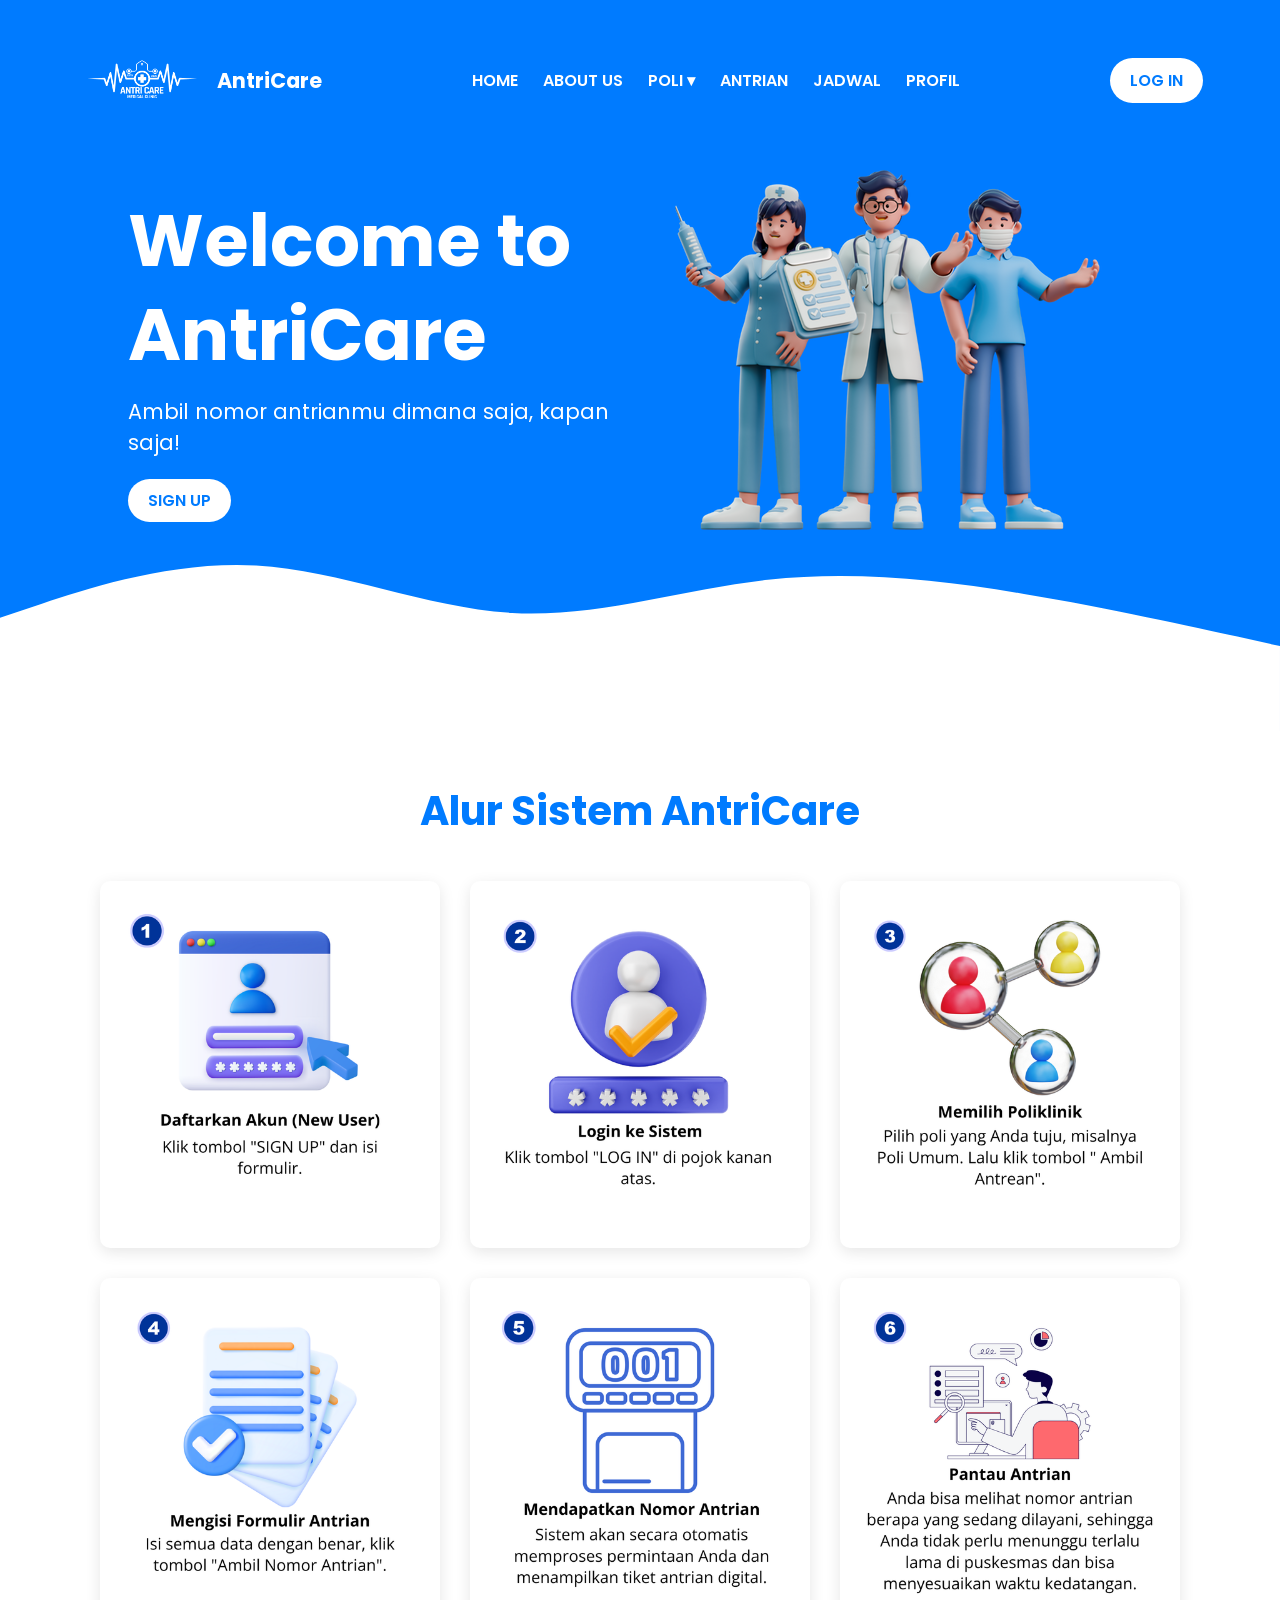
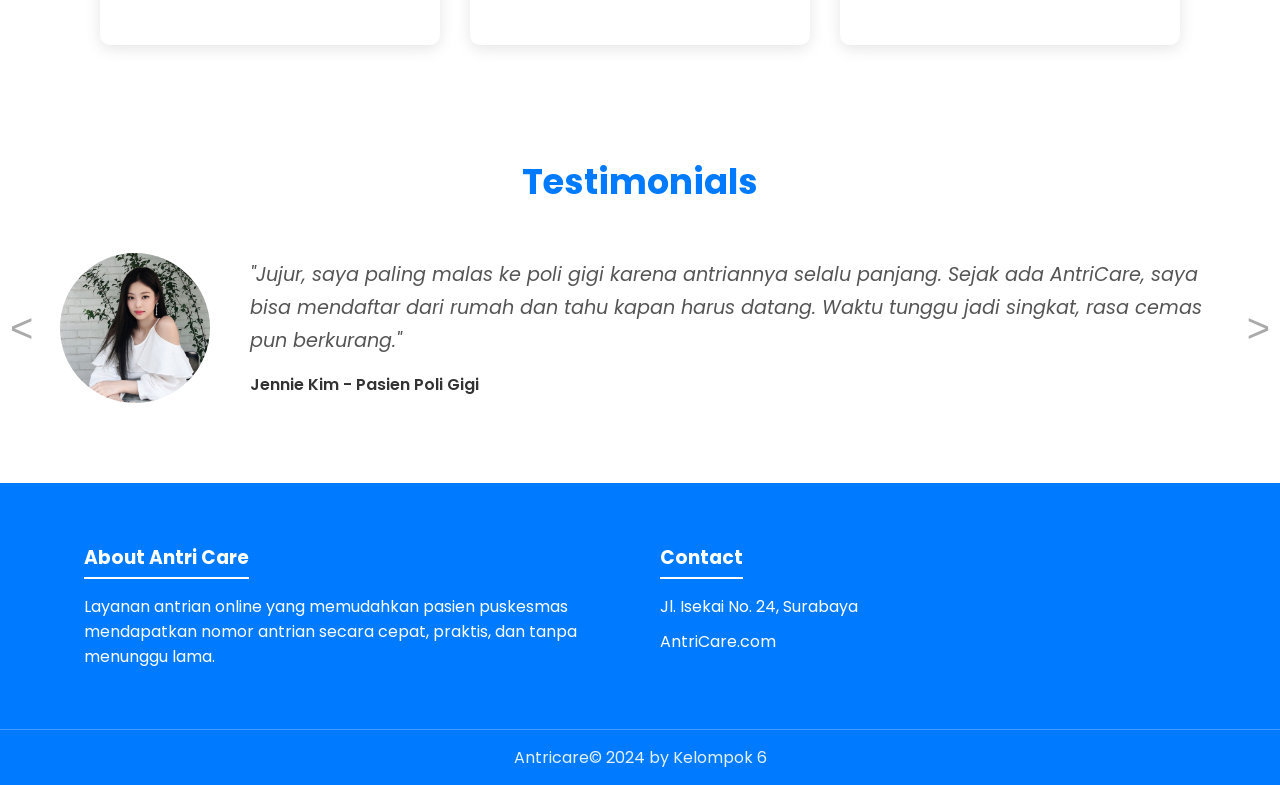
<file: index.html>
<!DOCTYPE html>
<html lang="id">
<head>
    <meta charset="UTF-8">
    <meta name="viewport" content="width=device-width, initial-scale=1.0">
    <title>AntriCare - Sistem Antrian Online Puskesmas</title>
    <link rel="stylesheet" href="style.css">
   
</head>
<body>
<header>
    <nav class="navbar">
        <div class="logo">
            <img src="images/logo.png" alt="Logo AntriCare" class="logo-img">
            <span>AntriCare</span>
        </div>
        <ul class="nav-links">
            <li><a href="index.html">HOME</a></li>
            <li><a href="about.html">ABOUT US</a></li>
            <li class="dropdown">
                <a href="javascript:void(0);" class="dropbtn">POLI &#9662;</a>
                <div class="dropdown-content" id="poliDropdown">
                    <a href="poli.html#umum">UMUM</a>
                    <a href="poli.html#gigi">MULUT DAN GIGI</a>
                    <a href="poli.html#kia">KANDUNGAN DAN ANAK</a>
                    <a href="poli.html#kb">KELUARGA BERENCANA</a>
                    <a href="poli.html#gizi">POLI GIZI</a>
                    <a href="poli.html#lansia">LANSIA</a>
                </div>
            </li>
            <li><a href="daftar-antrian.php">ANTRIAN</a></li>
            <li><a href="jadwal.php">JADWAL</a></li>
            <li><a href="profil.php">PROFIL</a></li>
        </ul>

        <div class="nav-buttons" id="nav-auth">
            <a href="login.html" class="btn btn-login">LOG IN</a>
        </div>
    </nav>
</header>

<section class="hero">
    <div class="hero-text">
        <h1>Welcome to <br><span>AntriCare</span></h1>
        <p>Ambil nomor antrianmu dimana saja, kapan saja!</p>
        <a href="signup.html" class="btn btn-signup" id="hero-signup-button">SIGN UP</a>
    </div>
    <div class="hero-image">
        <img src="images/home-header.png" alt="Tim Medis AntriCare">
    </div>
</section>

<div class="wave-container">
    <svg xmlns="http://www.w3.org/2000/svg" viewBox="0 0 1440 320">
        <path fill="#ffffff" fill-opacity="1" d="M0,192L48,176C96,160,192,128,288,133.3C384,139,480,181,576,186.7C672,192,768,160,864,149.3C960,139,1056,149,1152,165.3C1248,181,1344,203,1392,213.3L1440,224L1440,320L1392,320C1344,320,1248,320,1152,320C1056,320,960,320,864,320C768,320,672,320,576,320C480,320,384,320,288,320C192,320,96,320,48,320L0,320Z"></path>
    </svg>
</div>

<section id="poli" class="poli-section">
    <h2>Alur Sistem AntriCare</h2>
    <div class="poli-cards">
        <div class="card"><img src="images/Step1.png"></div>
        <div class="card"><img src="images/Step2.png"></div>
        <div class="card"><img src="images/Step3.png"></div>
        <div class="card"><img src="images/Step4.png"></div>
        <div class="card"><img src="images/Step5.png"></div>
        <div class="card"><img src="images/Step6.png"></div>
    </div>
</section>

<section class="testimonials">
    <div class="testimonial-container"></div>
    <h2>Testimonials</h2>
    <div class="slider-wrapper">
        <div class="testimonial-slider">
            <div class="testimonial-card">
                <img src="images/testimoni1.png" alt="Jennie">
                <div class="testimonial-text">
                    <p>"Jujur, saya paling malas ke poli gigi karena antriannya selalu panjang. Sejak ada AntriCare, saya bisa mendaftar dari rumah dan tahu kapan harus datang. Waktu tunggu jadi singkat, rasa cemas pun berkurang."</p>
                    <strong>Jennie Kim - Pasien Poli Gigi</strong>
                </div>
            </div>
            <div class="testimonial-card">
                <img src="images/testimoni2.png" alt="Pasien Lain">
                <div class="testimonial-text">
                    <p>"Sebagai entertainer, waktu sangat berharga. Dulu harus izin setengah hari hanya untuk periksa demam. Dengan AntriCare, saya bisa daftar online, datang sesuai perkiraan jam, dan langsung dilayani. Sangat efisien!"</p>
                    <strong>Kim Taehyung - Pasien Poli Umum</strong>
                </div>
            </div>

             <div class="testimonial-card">
                <img src="images/testimoni3.png" alt="Pasien Lain 2">
                 <div class="testimonial-text">
                <p>"Konsultasi gizi jadi lebih mudah diakses dan tidak terasa membuang waktu. Saya bisa mengatur jadwal kunjungan rutin saya di sela-sela kesibukan tanpa khawatir antrian yang tidak menentu. Sangat praktis!"</p>
                <strong>Ningning Yizhuo - Pasien Poli Gizi</strong>
                </div>
            </div>

            <div class="testimonial-card">
                <img src="images/testimoni4.png" alt="Pasien Lain 2">
                 <div class="testimonial-text">
                <p>"Untuk konsultasi KB, privasi dan kenyamanan itu penting. AntriCare membuat prosesnya jadi lebih cepat dan teratur. Saya bisa datang sesuai jadwal tanpa harus menunggu lama dan berdesakan dengan pasien lain."</p>
                <strong>Zhang Linghe - Pasien Poli KB</strong>
                </div>
            </div>

            <div class="testimonial-card">
                <img src="images/testimoni5.png" alt="Pasien Lain 2">
                 <div class="testimonial-text">
                <p>"Membawa balita untuk imunisasi jadi lebih nyaman.  Tidak perlu lagi menunggu berjam-jam di ruang tunggu yang ramai. Cukup daftar lewat AntriCare, datang saat giliran sudah dekat. Benar-benar membantu para ibu."</p>
                <strong>Hermione Granger - Pasien Poli KIA</strong>
                </div>
            </div>

            <div class="testimonial-card">
                <img src="images/testimoni6.png" alt="Pasien Lain 2">
                 <div class="testimonial-text">
                <p>"Mengantar orang tua untuk kontrol rutin jadi jauh lebih mudah. Tidak perlu lagi lelah menunggu. Dengan sistem online ini, kami bisa dapat kepastian jadwal, sehingga orang tua saya bisa beristirahat di rumah dulu." </p>
                <strong>Robert Pattinson - Pasien Poli Lansia</strong>
                </div>
            </div>
        </div>

        <button id="prev-slide" class="slide-btn prev">&lt;</button>
        <button id="next-slide" class="slide-btn next">&gt;</button>
    </div>
</section>

<footer id="contact">
    <div class="footer-container">
        <div class="footer-col" id="about">
            <h3>About Antri Care</h3>
            <p>Layanan antrian online yang memudahkan pasien puskesmas mendapatkan nomor antrian secara cepat, praktis, dan tanpa menunggu lama.</p>
        </div>
       
        <div class="footer-col">
            <h3>Contact</h3>
            <p>Jl. Isekai No. 24, Surabaya</p>
            <p>AntriCare.com</p>
        </div>
    </div>
    <div class="footer-bottom">
        <p>Antricare© 2024 by Kelompok 6</p>
    </div>
</footer>
<script src="script.js"></script>
</body>
</html>
</file>
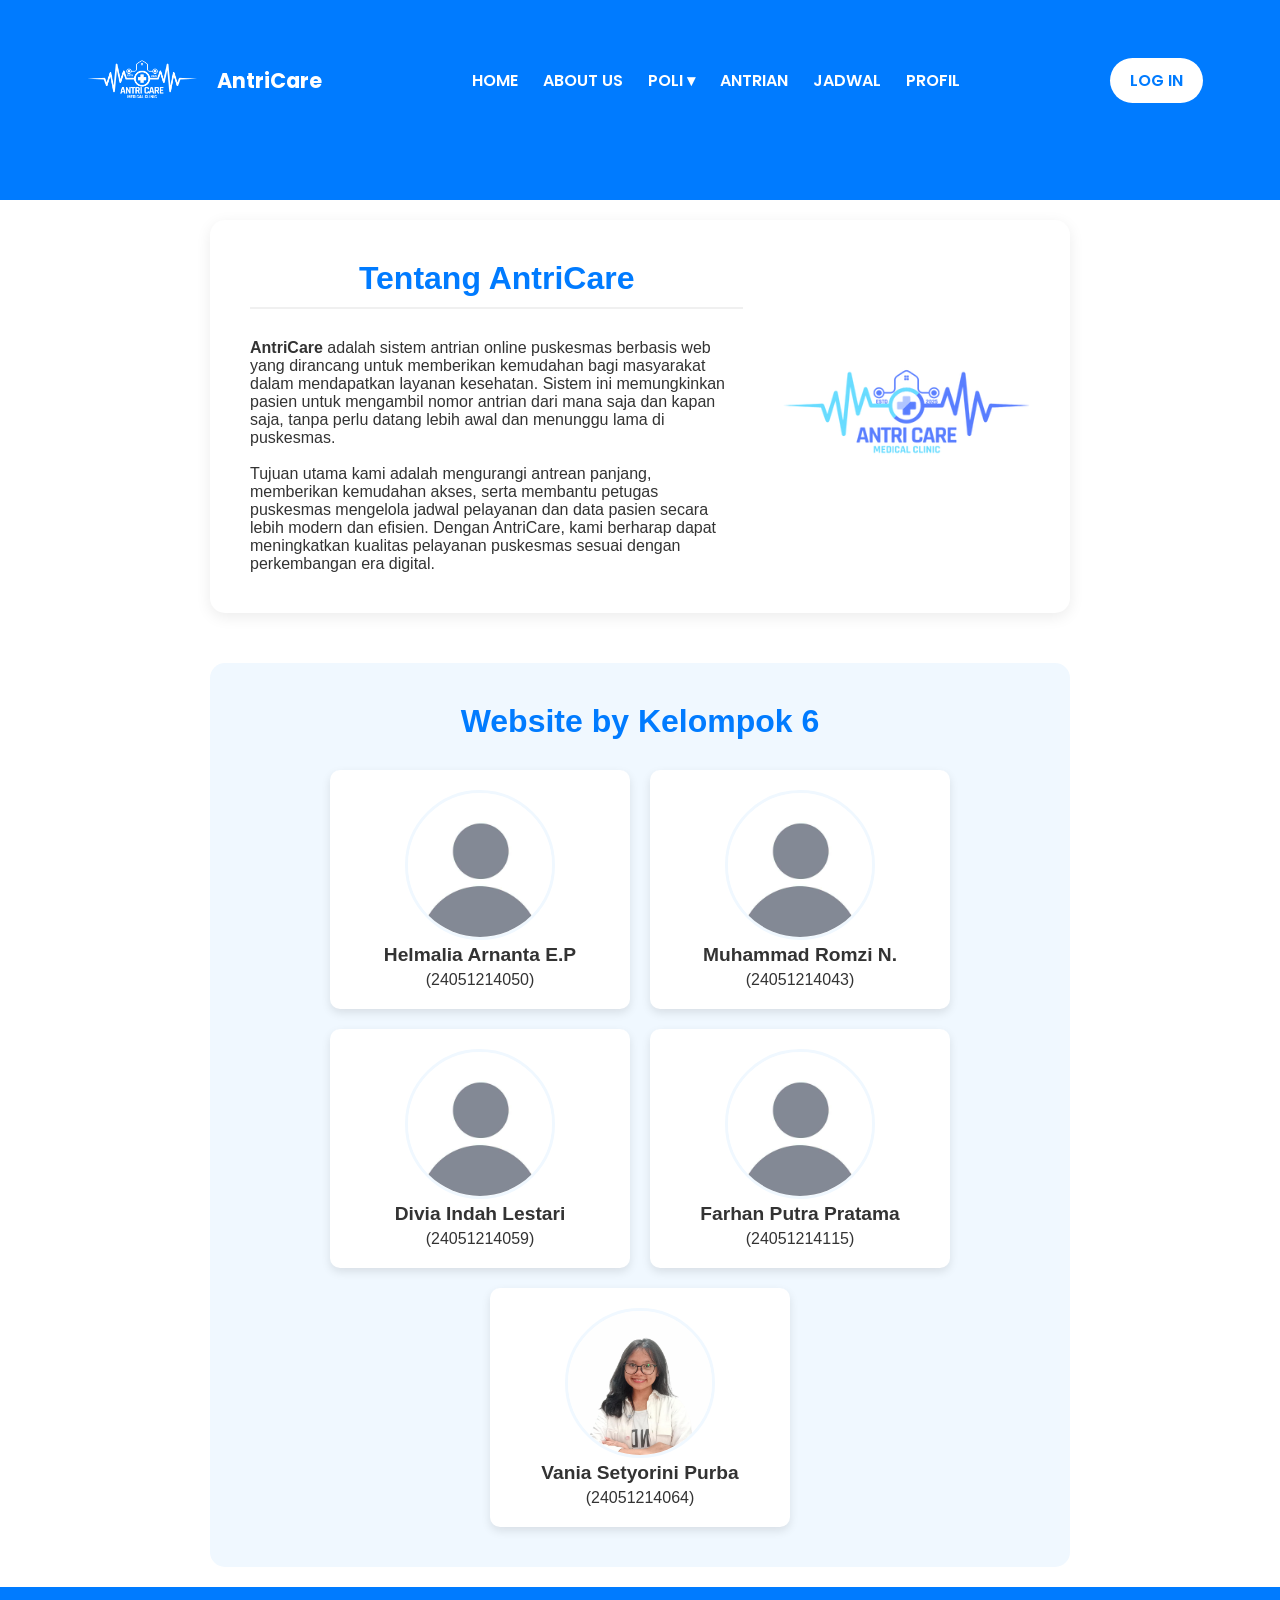
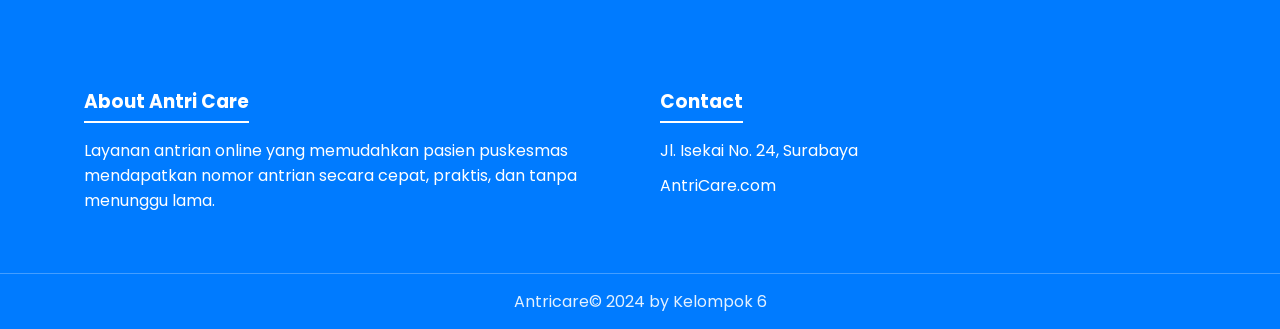
<file: about.html>
<!DOCTYPE html>
<html lang="id">
<head>
    <meta charset="UTF-8">
    <meta name="viewport" content="width=device-width, initial-scale=1.0">
    <title>AntriCare - Sistem Antrian Online Puskesmas</title>
    <link rel="stylesheet" href="style.css">
   
</head>
<body>
<header>
    <nav class="navbar">
        <div class="logo">
            <img src="images/logo.png" alt="Logo AntriCare" class="logo-img">
            <span>AntriCare</span>
        </div>
        <ul class="nav-links">
            <li><a href="index.html">HOME</a></li>
            <li><a href="about.html">ABOUT US</a></li>
            <li class="dropdown">
                <a href="javascript:void(0);" class="dropbtn">POLI &#9662;</a>
                <div class="dropdown-content" id="poliDropdown">
                    <a href="poli.html#umum">UMUM</a>
                    <a href="poli.html#gigi">MULUT DAN GIGI</a>
                    <a href="poli.html#kia">KANDUNGAN DAN ANAK</a>
                    <a href="poli.html#kb">KELUARGA BERENCANA</a>
                    <a href="poli.html#gizi">POLI GIZI</a>
                    <a href="poli.html#lansia">LANSIA</a>
                </div>
            </li>
             <li><a href="daftar-antrian.php">ANTRIAN</a></li>
            <li><a href="jadwal.php">JADWAL</a></li>
            <li><a href="profil.php">PROFIL</a></li>
        </ul>

        <div class="nav-buttons" id="nav-auth">
            <a href="login.html" class="btn btn-login">LOG IN</a>
        </div>
    </nav>
</header>

<div class= "content-page">
  <main class="page-container about-page-container">
        <div class="about-content-box">
            <div class="about-text-content">
            <h1>Tentang AntriCare</h1>
            <p>
               <strong>AntriCare </strong> adalah sistem antrian online puskesmas berbasis web yang dirancang untuk memberikan kemudahan bagi masyarakat dalam mendapatkan layanan kesehatan. Sistem ini memungkinkan pasien untuk mengambil nomor antrian dari mana saja dan kapan saja, tanpa perlu datang lebih awal dan menunggu lama di puskesmas. 
            </p>
            <br>
            <p>
              Tujuan utama kami adalah mengurangi antrean panjang, memberikan kemudahan akses, serta membantu petugas puskesmas mengelola jadwal pelayanan dan data pasien secara lebih modern dan efisien. Dengan AntriCare, kami berharap dapat meningkatkan kualitas pelayanan puskesmas sesuai dengan perkembangan era digital. 
            </p>
            </div>
            <div class="about-image-container">
        <img src="images/about3.png" alt="Ilustrasi AntriCare">
    </div>
        </div>



        <section class="team-section">
            <h2>Website by Kelompok 6</h2>
            <div class="team-cards">
                <div class="team-card">
                    <img src="images/who.jpg" class="team-member-photo">
                    <h4>Helmalia Arnanta E.P</h4>
                    <p>(24051214050)</p>
                </div>
                <div class="team-card">
                    <img src="images/who.jpg" class="team-member-photo">
                    <h4>Muhammad Romzi N.</h4>
                    <p>(24051214043)</p>
                </div>
                <div class="team-card">
                    <img src="images/who.jpg" class="team-member-photo">
                    <h4>Divia Indah Lestari</h4>
                    <p>(24051214059)</p>
                </div>
                <div class="team-card">
                    <img src="images/who.jpg" class="team-member-photo">
                    <h4>Farhan Putra Pratama</h4>
                    <p>(24051214115)</p>
                </div>
                <div class="team-card">
                    <img src="images/vania.png" class="team-member-photo">
                    <h4>Vania Setyorini Purba</h4>
                    <p>(24051214064)</p>
                </div>
            </div>
        </section>
    </main>
    </div>

    <footer id="contact">
        <div class="footer-container">
            <div class="footer-col" id="about-footer">
                <h3>About Antri Care</h3>
                <p>Layanan antrian online yang memudahkan pasien puskesmas mendapatkan nomor antrian secara cepat, praktis, dan tanpa menunggu lama.</p>
            </div>
           
            <div class="footer-col">
                <h3>Contact</h3>
                <p>Jl. Isekai No. 24, Surabaya</p>
                <p>AntriCare.com</p>
            </div>
        </div>
        <div class="footer-bottom">
            <p>Antricare© 2024 by Kelompok 6</p>
        </div>
    </footer>
      <script src="script.js"></script>
</body>
</html>
</file>
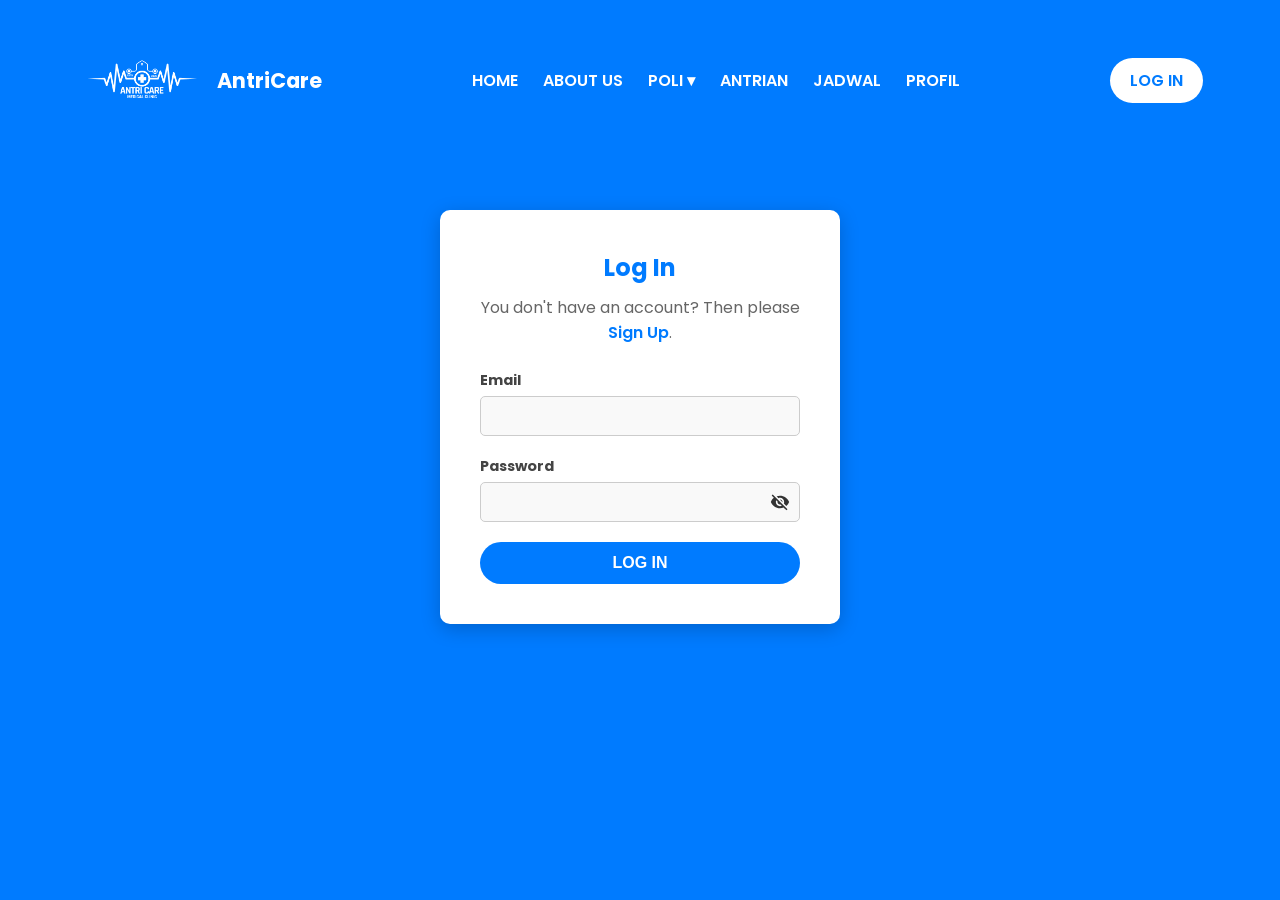
<file: login.html>
<!DOCTYPE html>
<html lang="id">
<head>
    <meta charset="UTF-8">
    <meta name="viewport" content="width=device-width, initial-scale=1.0">
    <title>Log In - AntriCare</title>
    <link rel="stylesheet" href="style.css">
</head>
<body class="form-page">
<header>
    <nav class="navbar">
        <div class="logo">
            <img src="images/logo.png" alt="Logo AntriCare" class="logo-img">
            <span>AntriCare</span>
        </div>
        <ul class="nav-links">
            <li><a href="index.html">HOME</a></li>
            <li><a href="about.html">ABOUT US</a></li>
            <li class="dropdown">
                <a href="javascript:void(0);" class="dropbtn">POLI &#9662;</a>
                <div class="dropdown-content" id="poliDropdown">
                    <a href="poli.html#umum">UMUM</a>
                    <a href="poli.html#gigi">MULUT DAN GIGI</a>
                    <a href="poli.html#kia">KANDUNGAN DAN ANAK</a>
                    <a href="poli.html#kb">KELUARGA BERENCANA</a>
                    <a href="poli.html#gizi">POLI GIZI</a>
                    <a href="poli.html#lansia">LANSIA</a>
                </div>
            </li>
             <li><a href="daftar-antrian.php">ANTRIAN</a></li>
            <li><a href="jadwal.php">JADWAL</a></li>
            <li><a href="profil.php">PROFIL</a></li>
        </ul>

        <div class="nav-buttons" id="nav-auth">
            <a href="login.html" class="btn btn-login">LOG IN</a>
        </div>
    </nav>
</header>

<main class="form-container">
    <div class="form-box">
        <h2>Log In</h2>
        <p>You don't have an account? Then please <a href="signup.html">Sign Up</a>.</p>
        
        <form id="loginForm">
            <div class="input-group">
                <label for="email">Email</label>
                <input type="email" id="email" name="email" required>
            </div>
            <div class="input-group">
                <label for="password">Password</label>
                <div class="password-wrapper">
                    <input type="password" id="password" name="password" required>
                    <span class="toggle-password"></span>
                </div>
            </div>
            <button type="submit" class="btn btn-primary btn-full">
                <span class="btn-text">LOG IN</span>
                <span class="spinner" style="display: none;"></span>
            </button>
        </form>
    </div>
</main>
<script src="script.js"></script>
</body>
</html>
</file>
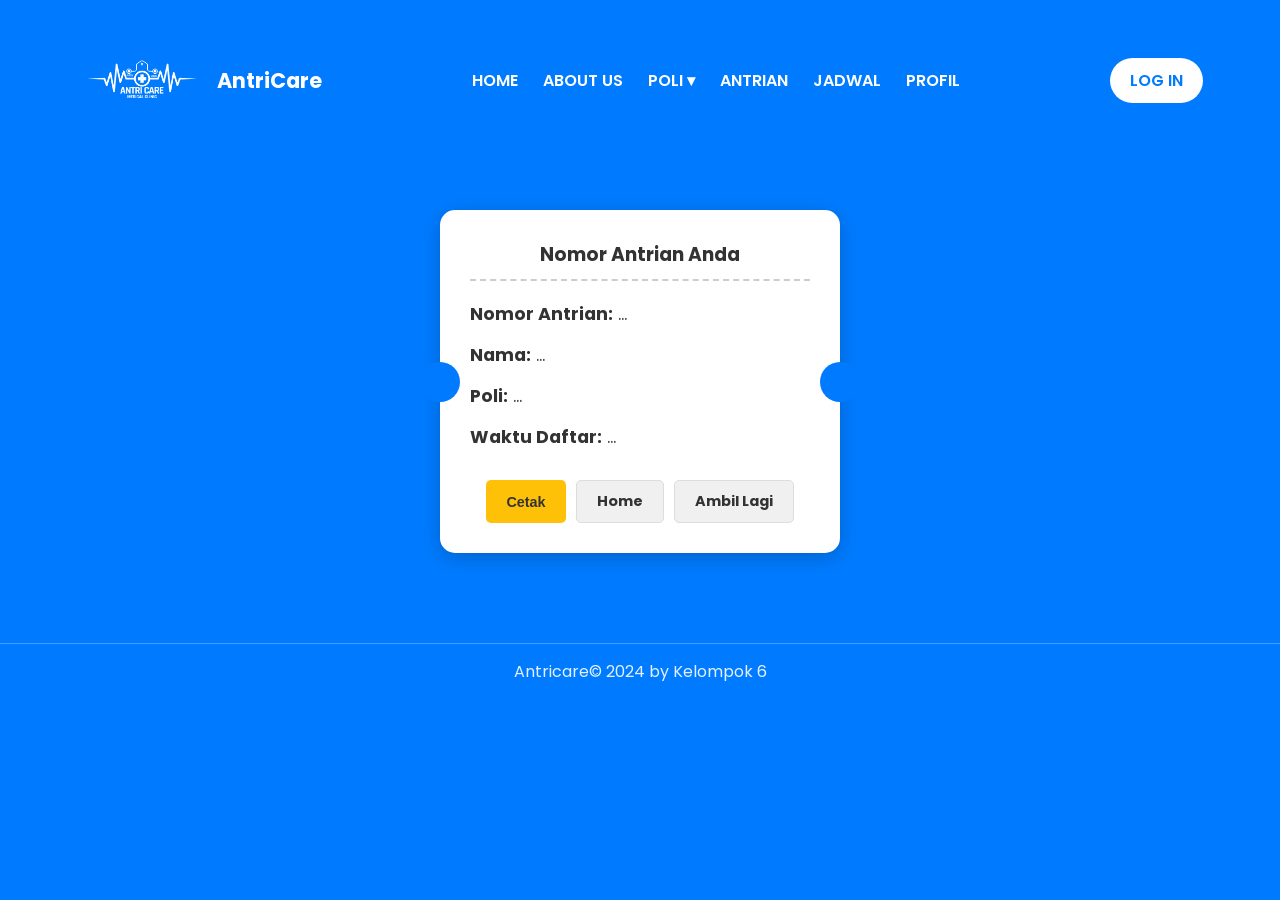
<file: nomor.html>
<!DOCTYPE html>
<html lang="id">
<head>
    <meta charset="UTF-8">
    <meta name="viewport" content="width=device-width, initial-scale=1.0">
    <title>Nomor Antrian Anda - AntriCare</title>
    <link rel="stylesheet" href="style.css">
</head>
<body class="form-page">

<header>
    <nav class="navbar">
        <div class="logo">
            <img src="images/logo.png" alt="Logo AntriCare" class="logo-img">
            <span>AntriCare</span>
        </div>
        <ul class="nav-links">
            <li><a href="index.html">HOME</a></li>
            <li><a href="about.html">ABOUT US</a></li>
            <li class="dropdown">
                <a href="javascript:void(0);" class="dropbtn">POLI &#9662;</a>
                <div class="dropdown-content" id="poliDropdown">
                    <a href="poli.html#umum">UMUM</a>
                    <a href="poli.html#gigi">MULUT DAN GIGI</a>
                    <a href="poli.html#kia">KANDUNGAN DAN ANAK</a>
                    <a href="poli.html#kb">KELUARGA BERENCANA</a>
                    <a href="poli.html#gizi">POLI GIZI</a>
                    <a href="poli.html#lansia">LANSIA</a>
                </div>
            </li>
             <li><a href="daftar-antrian.php">ANTRIAN</a></li>
            <li><a href="jadwal.php">JADWAL</a></li>
            <li><a href="profil.php">PROFIL</a></li>
        </ul>

        <div class="nav-buttons" id="nav-auth">
            <a href="login.html" class="btn btn-login">LOG IN</a>
        </div>
    </nav>
</header>

<main class="form-container">
    <div class="ticket">
        <h3>Nomor Antrian Anda</h3>
        
        <div class="ticket-info">
            <p><strong>Nomor Antrian:</strong> <span id="nomorAntrian">...</span></p>
            <p><strong>Nama:</strong> <span id="namaPasien">...</span></p>
            <p><strong>Poli:</strong> <span id="poliTujuan">...</span></p>
            <p><strong>Waktu Daftar:</strong> <span id="perkiraanJam">...</span></p>
        </div>
        
        <div class="ticket-actions">
            <button id="cetakBtn" class="btn-ticket">Cetak</button>
            <a href="index.html" class="btn-ticket">Home</a>
            <a href="antrian.php" class="btn-ticket">Ambil Lagi</a>
        </div>
    </div>
</main>

<footer id="contact">
    <div class="footer-bottom">
        <p>Antricare© 2024 by Kelompok 6</p>
    </div>
</footer>
<script src="script.js"></script>
</body>
</html>
</file>
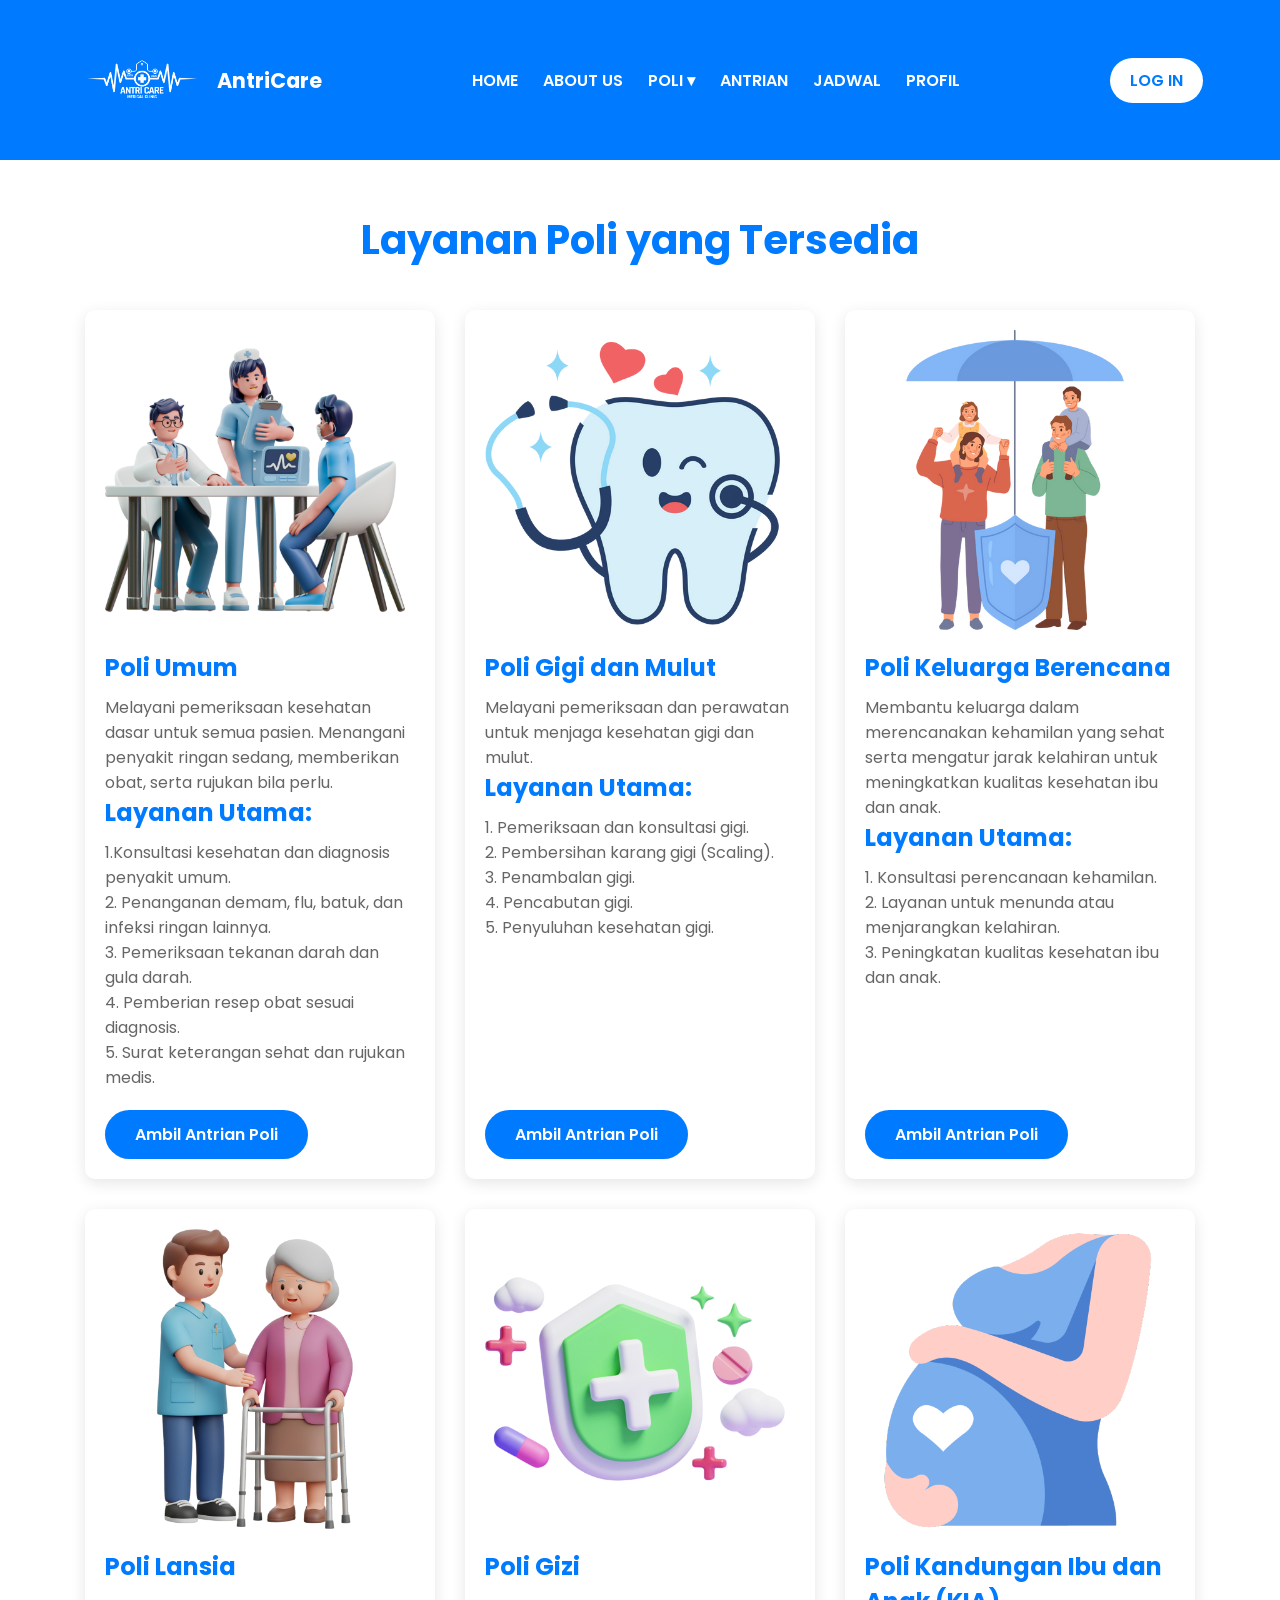
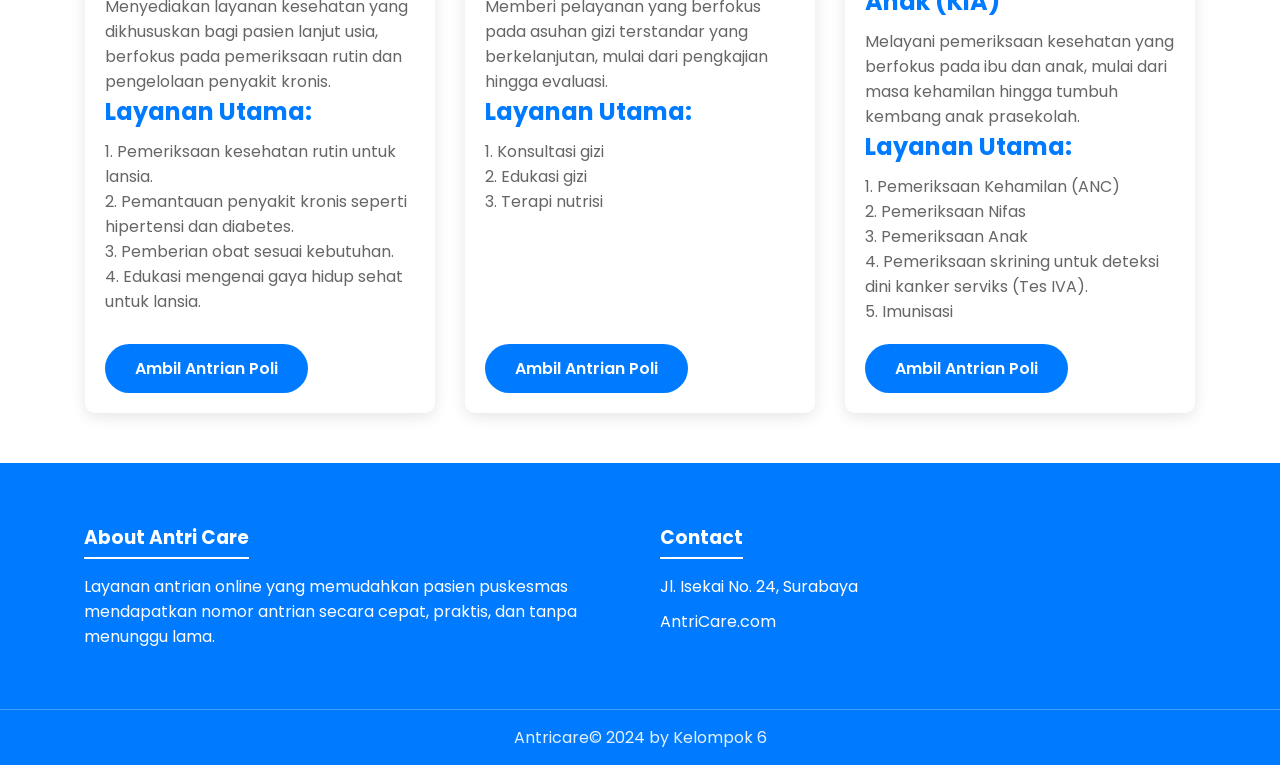
<file: poli.html>
<!DOCTYPE html>
<html lang="id">
<head>
    <meta charset="UTF-8">
    <meta name="viewport" content="width=device-width, initial-scale=1.0">
    <title>AntriCare - Sistem Antrian Online Puskesmas</title>
    <link rel="stylesheet" href="style.css">
</head>
<body>
<header>
    <nav class="navbar">
        <div class="logo">
            <img src="images/logo.png" alt="Logo AntriCare" class="logo-img">
            <span>AntriCare</span>
        </div>
        <ul class="nav-links">
            <li><a href="index.html">HOME</a></li>
            <li><a href="about.html">ABOUT US</a></li>
            <li class="dropdown">
                <a href="javascript:void(0);" class="dropbtn">POLI &#9662;</a>
                <div class="dropdown-content" id="poliDropdown">
                    <a href="poli.html#umum">UMUM</a>
                    <a href="poli.html#gigi">MULUT DAN GIGI</a>
                    <a href="poli.html#kia">KANDUNGAN DAN ANAK</a>
                    <a href="poli.html#kb">KELUARGA BERENCANA</a>
                    <a href="poli.html#gizi">POLI GIZI</a>
                    <a href="poli.html#lansia">LANSIA</a>
                </div>
            </li>
             <li><a href="daftar-antrian.php">ANTRIAN</a></li>
            <li><a href="jadwal.php">JADWAL</a></li>
            <li><a href="profil.php">PROFIL</a></li>
        </ul>

        <div class="nav-buttons" id="nav-auth">
            <a href="login.html" class="btn btn-login">LOG IN</a>
        </div>
    </nav>
</header>

 <main>
        <section id="poli" class="poli-section poli-listing-page">
            <h2>Layanan Poli yang Tersedia</h2>
            <div class="poli-cards">

        <div class="card" id="umum">
                    <img src="images/poli-umum.png" alt="Poli Umum Icon">
                    <h3>Poli Umum</h3>
                    <p>Melayani pemeriksaan kesehatan dasar untuk semua pasien. Menangani penyakit ringan sedang, memberikan obat, serta rujukan bila perlu.</p>
                    <h3>Layanan Utama:</h3>
                <p>1.Konsultasi kesehatan dan diagnosis penyakit umum.</p>
                    <p>2. Penanganan demam, flu, batuk, dan infeksi ringan lainnya.</p>
                    <p>3. Pemeriksaan tekanan darah dan gula darah.</p>
                    <p>4. Pemberian resep obat sesuai diagnosis.</p>
                    <p>5. Surat keterangan sehat dan rujukan medis.</p>
            <div class="nav-buttons">  
      <a href="antrian.php" class="btn btn-primary">Ambil Antrian Poli</a>
    </div>
    </div>
                      
        <div class="card" id="gigi">
                    <img src="images/Poli Gigi.png" alt="Poli Gigi Icon">
                    <h3>Poli Gigi dan Mulut</h3>
                    <p>Melayani pemeriksaan dan perawatan untuk menjaga kesehatan gigi dan mulut. </p>
                    <h3>Layanan Utama:</h3>
                    <p>1. Pemeriksaan dan konsultasi gigi.</p>
                    <p>2. Pembersihan karang gigi (Scaling).</p>
                    <p>3. Penambalan gigi.</p>
                    <p>4. Pencabutan gigi.</p>
                    <p>5. Penyuluhan kesehatan gigi.</p>
            <div class="nav-buttons">  
      <a href="antrian.php" class="btn btn-primary">Ambil Antrian Poli</a>
    </div>
</div>

        <div class="card" id="kb">
                    <img src="images/KB.png" alt="Poli KB Icon">
                    <h3>Poli Keluarga Berencana</h3>
                    <p>Membantu keluarga dalam merencanakan kehamilan yang sehat serta mengatur jarak kelahiran untuk meningkatkan kualitas kesehatan ibu dan anak.</p>
                    <h3>Layanan Utama:</h3>
                    <p>1. Konsultasi perencanaan kehamilan.</p>
                    <p>2. Layanan untuk menunda atau menjarangkan kelahiran.</p>
                    <p>3. Peningkatan kualitas kesehatan ibu dan anak.</p>
            <div class="nav-buttons">  
      <a href="antrian.php" class="btn btn-primary">Ambil Antrian Poli</a>
    </div>
                </div>

        <div class="card" id="lansia">
                    <img src="images/lansia.png" alt="Poli lansia Icon">
                    <h3>Poli Lansia</h3>
                    <p>Menyediakan layanan kesehatan yang dikhususkan bagi pasien lanjut usia, berfokus pada pemeriksaan rutin dan pengelolaan penyakit kronis. </p>
                    <h3>Layanan Utama:</h3>
                <p>1. Pemeriksaan kesehatan rutin untuk lansia.</p>
                    <p>2. Pemantauan penyakit kronis seperti hipertensi dan diabetes.</p>
                    <p>3. Pemberian obat sesuai kebutuhan.</p>
                    <p>4. Edukasi mengenai gaya hidup sehat untuk lansia.</p>
            <div class="nav-buttons">  
      <a href="antrian.php" class="btn btn-primary">Ambil Antrian Poli</a>
    </div>
                </div>

        <div class="card" id="Gizi">
                    <img src="images/Gizi.png" alt="Poli Gizi Icon">
                    <h3>Poli Gizi</h3>
                    <p>Memberi pelayanan yang berfokus pada asuhan gizi terstandar yang berkelanjutan, mulai dari pengkajian hingga evaluasi.</p>
                    <h3>Layanan Utama:</h3>
                <p>1. Konsultasi gizi</p>
                    <p>2. Edukasi gizi</p>
                    <p>3. Terapi nutrisi</p>
           <div class="nav-buttons">  
      <a href="antrian.php" class="btn btn-primary">Ambil Antrian Poli</a>
    </div>
                </div>

        <div class="card" id="kia">
                    <img src="images/KIA.png" alt="Poli KIA Icon">
                    <h3>Poli Kandungan Ibu dan Anak (KIA)</h3>
                    <p>Melayani pemeriksaan kesehatan yang berfokus pada ibu dan anak, mulai dari masa kehamilan hingga tumbuh kembang anak prasekolah.</p>
                    <h3>Layanan Utama:</h3>
                    <p>1. Pemeriksaan Kehamilan (ANC)</p>
                    <p>2. Pemeriksaan Nifas</p>
                    <p>3. Pemeriksaan Anak</p>
                    <p>4. Pemeriksaan skrining untuk deteksi dini kanker serviks (Tes IVA).</p>
                    <p>5. Imunisasi</p>
            <div class="nav-buttons">  
      <a href="antrian.php" class="btn btn-primary">Ambil Antrian Poli</a>
    </div>
                </div>
    </div>
    </div>
</div>

</section>
 <footer id="contact">
        <div class="footer-container">
            <div class="footer-col" id="about">
                <h3>About Antri Care</h3>
                <p>Layanan antrian online yang memudahkan pasien puskesmas mendapatkan nomor antrian secara cepat, praktis, dan tanpa menunggu lama.</p>
            </div>
           
            <div class="footer-col">
                <h3>Contact</h3>
                <p>Jl. Isekai No. 24, Surabaya</p>
                <p>AntriCare.com</p>
            </div>
        </div>
        <div class="footer-bottom">
            <p>Antricare© 2024 by Kelompok 6</p>
        </div>
    </footer>
     <script src="script.js"></script>
   
    </body>
</html>
</file>
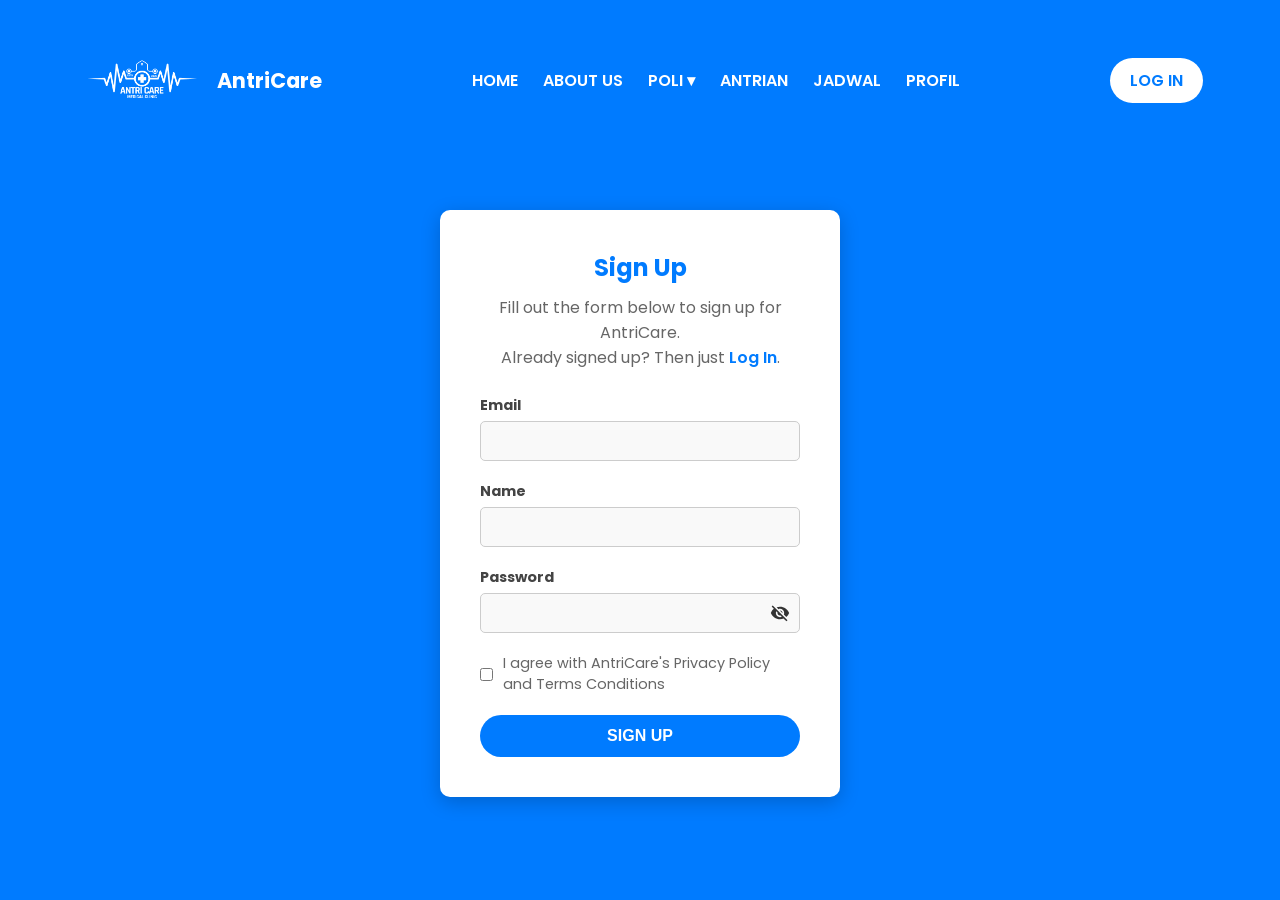
<file: signup.html>
<!DOCTYPE html>
<html lang="id">
<head>
    <meta charset="UTF-8">
    <meta name="viewport" content="width=device-width, initial-scale=1.0">
    <title>Sign Up - AntriCare</title>
    <link rel="stylesheet" href="style.css">
</head>
<body class="form-page">
<header>
    <nav class="navbar">
        <div class="logo">
            <img src="images/logo.png" alt="Logo AntriCare" class="logo-img">
            <span>AntriCare</span>
        </div>
        <ul class="nav-links">
            <li><a href="index.html">HOME</a></li>
            <li><a href="about.html">ABOUT US</a></li>
            <li class="dropdown">
                <a href="javascript:void(0);" class="dropbtn">POLI &#9662;</a>
                <div class="dropdown-content" id="poliDropdown">
                    <a href="poli.html#umum">UMUM</a>
                    <a href="poli.html#gigi">MULUT DAN GIGI</a>
                    <a href="poli.html#kia">KANDUNGAN DAN ANAK</a>
                    <a href="poli.html#kb">KELUARGA BERENCANA</a>
                    <a href="poli.html#gizi">POLI GIZI</a>
                    <a href="poli.html#lansia">LANSIA</a>
                </div>
            </li>
             <li><a href="daftar-antrian.php">ANTRIAN</a></li>
            <li><a href="jadwal.php">JADWAL</a></li>
            <li><a href="profil.php">PROFIL</a></li>
        </ul>

        <div class="nav-buttons" id="nav-auth">
            <a href="login.html" class="btn btn-login">LOG IN</a>
        </div>
    </nav>
</header>

<main class="form-container">
    <div class="form-box">
        <h2>Sign Up</h2>
        <p>Fill out the form below to sign up for AntriCare.<br>Already signed up? Then just <a href="login.html">Log In</a>.</p>

        <form id="signupForm">
            <div class="input-group">
                <label for="email">Email</label>
                <input type="email" id="email" name="email" required>
            </div>
            <div class="input-group">
                <label for="name">Name</label>
                <input type="text" id="name" name="name" required>
            </div>
            <div class="input-group">
                <label for="password">Password</label>
                <div class="password-wrapper">
                    <input type="password" id="password" name="password" required>
                    <span class="toggle-password"></span>
                </div>
            </div>
            <div class="checkbox-group">
                <input type="checkbox" id="terms" name="terms" required>
                <label for="terms">I agree with AntriCare's Privacy Policy and Terms Conditions</label>
            </div>
            <button type="submit" class="btn btn-primary btn-full">
                <span class="btn-text">SIGN UP</span>
                <span class="spinner" style="display: none;"></span>
            </button>
        </form>
    </div>
</main>
<script src="script.js"></script>
</body>
</html>
</file>
<file: style.css>
@import url('https://fonts.googleapis.com/css2?family=Poppins:wght@400;600;700&display=swap');

:root {
  --primary-color: #007bff;
  --secondary-color: #f0f8ff;
  --text-color: #333;
  --bg-color: #ffffff;
}

* {
  margin: 0;
  padding: 0;
  box-sizing: border-box;
}

body {
  font-family: 'Poppins', sans-serif;
  background-color: var(--primary-color);
  color: white;
  overflow-x: hidden;
}

/* Navbar */
.navbar {
  display: flex;
  justify-content: space-between;
  align-items: center;
  padding: 15px 6%;
  background-color: var(--primary-color);
  position: sticky;
  top: 0;
  z-index: 100;
}

.logo {
  display: flex;
  align-items: center;
  gap: 10px;
}

.logo-img {
  height: 130px;
}

.logo span {
  font-weight: 700;
  font-size: 1.3rem;
  color: white;
}

.nav-links {
  list-style: none;
  display: flex;
  gap: 25px;
}

.nav-links a {
  text-decoration: none;
  color: white;
  font-weight: 600;
  transition: 0.2s;
}

.nav-links a:hover {
  text-decoration: underline;
}

/* Dropdown */
.dropdown {
  position: relative;
}

.dropdown-menu {
  position: absolute;
  top: 35px;
  left: 0;
  background-color: var(--primary-color);
  display: none;
  flex-direction: column;
  list-style: none;
  border-radius: 6px;
  box-shadow: 0 3px 8px rgba(0, 0, 0, 0.2);
}

.dropdown-menu li a {
  display: block;
  padding: 10px 20px;
  font-weight: 500;
}

.dropdown:hover .dropdown-menu {
  display: flex;
}

/* --- CSS untuk Halaman Daftar Antrian & Dropdown --- */

.queue-list-section {
    padding: 40px 20px;
    background-color: #fff;
    border-radius: 8px;
    box-shadow: 0 4px 15px rgba(0,0,0,0.1);
}

.queue-list-section h1{
   color: #007bff;
}

.queue-list-section td{
   color: #333;
}

.queue-table {
    width: 100%;
    border-collapse: collapse;
    margin-top: 20px;
    font-size: 1rem;
}

.queue-table th, .queue-table td {
    border: 1px solid #ddd;
    padding: 12px;
    text-align: left;
}

.queue-table th {
    background-color: var(--primary-color);
    color: white;
    font-weight: 600;
}

.queue-table tbody tr:nth-child(even) {
    background-color: #f9f9f9;
}

/* Pemisah di dalam dropdown */
.dropdown-divider {
    height: 1px;
    margin: 0.5rem 0;
    overflow: hidden;
    background-color: #ffffff44;
    border: 0;
}

/* --- KODE CSS UNTUK DROPDOWN NAVIGASI --- */

/* Mengubah logo menjadi bisa diklik */
.logo-link {
    display: flex;
    align-items: center;
    text-decoration: none;
    color: white;
}

/* Tombol Dropdown */
.dropbtn {
    cursor: pointer;
}

/* Kontainer dropdown, diperlukan untuk memposisikan konten */
.dropdown {
    position: relative;
    display: inline-block;
}

/* Konten Dropdown (Tersembunyi secara Default) */
.dropdown-content {
    display: none;
    position: absolute;
    background-color: var(--primary-color);
    min-width: 200px;
    box-shadow: 0px 8px 16px 0px rgba(0,0,0,0.2);
    z-index: 1;
    border-radius: 0 0 8px 8px;
}

/* Link di dalam Dropdown */
.dropdown-content a {
    color: white;
    padding: 12px 16px;
    text-decoration: none;
    display: block;
    text-align: left;
}

/* Ubah warna link dropdown saat di-hover */
.dropdown-content a:hover {
    background-color: #0056b3;
}

/* Class .show ini akan ditambahkan oleh JavaScript untuk menampilkan dropdown */
.dropdown-content.show {
    display: block;
}

/* Navbar Buttons */
.nav-buttons {
  display: flex;
  gap: 10px;
}

.btn {
  padding: 10px 20px;
  border-radius: 25px;
  text-decoration: none;
  font-weight: 600;
  transition: 0.3s;
}

.btn-login {
  background-color: white;
  color: var(--primary-color);
}

.btn-signup {
  background-color: white;
  color: var(--primary-color);
}

.btn:hover {
  background-color: #e3f1ff;
}

/* Hero Section */
.hero {
    position: relative;
  display: flex;
  align-items: center;
  justify-content: space-between;
  padding: 10px 10%;
  color: white;
  background-color: var(--primary-color);
  margin-bottom: 0;
  z-index: 1;
}

.hero-text {
  flex: 1;
  max-width: 60%;
}

.hero-text h1 {
  font-size: 4.5rem;
  line-height: 1.3;
  margin-bottom: 15px;
}

.hero-text p {
  font-size: 1.3rem;
  margin-bottom: 30px;
  color: #fff;
}

.hero-image {
  flex: 1;
  text-align: center;
}

.hero-image img {
  max-width: 500px;
  height: auto;
}

/* CSS untuk sapaan pengguna di navbar */
/* --- Style untuk Welcome User di Halaman User --- */
.welcome-user {
    color: white; /* Warna teks "Halo," tetap putih */
    font-weight: 600;
    margin-right: 15px;
    display: flex; /* Membantu penataan di navbar */
    align-items: center;
}

.welcome-user a {
    color: white; /* Warna link nama tetap putih */
    text-decoration: underline;
    margin-left: 4px; /* Jarak antara "Halo," dan nama */
}

/* Mengatur agar sapaan dan tombol logout sejajar */
#nav-auth {
    display: flex;
    align-items: center;
}

.header-frame {
  margin-top: -1px; /* To remove white margin in FF */
  width: 100%;
  height: 2.25rem;
}

 .header-frame {
    height: 5.5rem;
  }

  .header-frame {
    height: 8rem;
  }

.header-frame {
    height: 9.375rem;
  }

/* Wave */
.wave-container {
    /* Margin negatif ini akan menarik ombak ke atas, menimpa sedikit bagian hero */
    margin-top: -100px; 
    position: relative;
    z-index: 0; /* Pastikan wave di bawah konten jika ada */
}
.wave-container svg {
    /* Penting agar SVG responsif dan tidak menciptakan ruang kosong */
    display: block;
    width: 100%;
}

/* Sedikit penyesuaian agar section di bawah wave tidak terlalu jauh */
.poli-section {
    padding-top: 20px;
}

/* Poli Section */
.poli-section {
    padding: 50px 5%;
    text-align: center;
    background-color: #fff;
}

.poli-section h2 {
    font-size: 2.5rem;
    margin-bottom: 40px;
    color: #007bff;

}

.poli-cards {
    display: flex;
    justify-content: center;
    gap: 30px;
    flex-wrap: wrap;
}

.card {
    background-color: white;
    padding: 20px;
    border-radius: 10px;
    box-shadow: 0 4px 15px rgba(0,0,0,0.1);
    width: auto;
    text-align: center;
}

.content-page {
    background-color: var(--bg-color); /* var(--bg-color) adalah #ffffff atau putih */
}

.card img {
    height: 300px;
    width: 300px;
    margin-bottom: 20px;
}

.card h3 {
    margin-bottom: 10px;
    font-size: 1.5rem;
    color: #007bff;
}

/* Testimonials */
/* --- CSS BERSIH UNTUK TESTIMONIAL SLIDER --- */

/* Section luar yang menangani background putih */
.testimonials {
    padding: 60px 0; /* Padding atas-bawah, tanpa padding kiri-kanan */
    background-color: #fff;
    margin: 0;
}

/* Div dalam yang membungkus dan membatasi lebar konten */
.testimonial-container {
    max-width: 900px; /* Lebar maksimum konten */
    margin: 0 auto; /* Posisi konten di tengah */
    padding: 0 20px; /* Padding pengaman di sisi layar kecil */
}

.testimonials h2 {
    text-align: left;
    font-size: 2.2rem;
    color: #333;
    margin-bottom: 25px;
}

.slider-wrapper {
    position: relative;
    width: 100%;
    overflow: hidden;
}

.testimonial-slider {
    display: flex;
    overflow-x: auto;
    scroll-snap-type: x mandatory;
    scroll-behavior: smooth;
    -webkit-overflow-scrolling: touch;
    scrollbar-width: none; /* Sembunyikan scrollbar */
}

.testimonial-slider::-webkit-scrollbar {
    display: none; /* Sembunyikan scrollbar */
}

.testimonial-card {
    flex: 0 0 100%;
    box-sizing: border-box;
    scroll-snap-align: center;
    display: flex;
    align-items: center;
    gap: 40px;
    padding: 20px 60px; /* Ruang untuk tombol navigasi */
}

.testimonial-card img {
    width: 150px;
    height: 150px;
    border-radius: 50%;
    object-fit: cover;
}

.testimonial-text {
    text-align: left;
}

.testimonial-text p {
    font-style: normal;
    font-size: 1.1rem;
    line-height: 1.7;
    color: #555;
    margin-bottom: 15px;
}

.testimonial-text strong {
    font-weight: 600;
    color: #333;
}

/* Tombol Navigasi Slider */
.slide-btn {
    position: absolute;
    top: 50%;
    transform: translateY(-50%);
    background-color: transparent;
    color: #aaa;
    border: none;
    font-size: 2.5rem;
    cursor: pointer;
    z-index: 10;
    padding: 0 10px;
    transition: color 0.2s;
}

.slide-btn:hover {
    color: #333;
}

.slide-btn.prev {
    left: 0;
}

.slide-btn.next {
    right: 0;
}



.slide-btn:hover {
    color: #333;
}

/* Posisi spesifik untuk tombol prev/next */
.slide-btn.prev {
    left: 0px;
}

.slide-btn.next {
    right: 0px;
}



/* Sembunyikan scrollbar untuk Chrome, Safari, Opera */
.testimonial-slider::-webkit-scrollbar {
    display: none;
}


.testimonials h2 {
    text-align: left; /* Judul rata kiri */
    font-size: 2.2rem;
    margin-bottom: 25px;
    color: #007bff;
    text-align: center;
}


.testimonial-card img {
    width: 150px;
    height: 150px;
    border-radius: 50%;
     object-fit: cover;
}

.testimonial-text {
    text-align: left;
}

.testimonial-card p {
    font-style: italic;
    margin-bottom: 15px;
    font-size: 1.2rem;
    line-height: 1.7;
    color: #555;
    margin-bottom: 15px;
}

.testimonial-text strong {
    font-weight: 600; /* Sedikit lebih tipis dari bolder */
    color: #333;
}

strong{
    font-weight: bolder;
    color: #333;
}

/* CTA Section */
.cta-section {
    padding: 60px 5%;
    background-color: var(--bg-color);
}
.cta-box {
    background-color: var(--secondary-color);
    border-radius: 15px;
    padding: 40px;
    text-align: center;
    max-width: 800px;
    margin: 0 auto;
    box-shadow: 0 4px 15px rgba(0,0,0,0.05);
}
.cta-box p {
    color: var(--primary-color);
    font-weight: 600;
}
.cta-box h2 {
    font-size: 2rem;
    margin: 10px 0 20px 0;
}
.btn-primary {
    background-color: #007bff;
    color: white;
    padding: 12px 30px;
    border: none;
    border-radius: 25px;
    font-size: 1rem;
    position: relative;
   
}
.btn-antri{
     padding: 10px 20px;
  border-radius: 25px;
  text-decoration: none;
  font-weight: 600;
  transition: 0.3s;
  background-color: #007bff;
}
p{
    color: #333;
}
/* Footer */
footer {
    background-color: var(--primary-color);
    color: white;
    padding-top: 40px;
}

.footer-container {
    display: flex;
    justify-content: space-around;
    padding: 0 5% 30px 5%;
    flex-wrap: wrap;
}
.footer-col {
    flex: 1;
    min-width: 250px;
    margin: 20px;
}
.footer-col h3 {
    margin-bottom: 15px;
    border-bottom: 2px solid white;
    padding-bottom: 5px;
    display: inline-block;
}
.footer-col ul {
    list-style: none;
}
.footer-col li, .footer-col p {
    margin-bottom: 10px;
    color: #fff;
}
.footer-bottom {
    text-align: center;
    padding: 15px 0;
    border-top: 1px solid #ffffff44;
}

.footer-bottom p{
    color: #e3f1ff;
}

/* Form Pages (Login, Signup, Antrian) */
.form-page {
    background-color: var(--primary-color);
    min-height: 100vh;
}
.form-page .navbar {
    background-color: transparent;
}
.form-container {
    display: flex;
    justify-content: center;
    align-items: center;
    padding: 50px 20px;
}
.form-box {
    background-color: white;
    padding: 40px;
    border-radius: 10px;
    width: 100%;
    max-width: 400px;
    box-shadow: 0 5px 20px rgba(0,0,0,0.2);
}
.form-box h2 {
    text-align: center;
    margin-bottom: 10px;
    color: #007bff
}
.form-box p {
    text-align: center;
    margin-bottom: 25px;
    color: #666;
}
.form-box a {
    color: var(--primary-color);
    font-weight: 600;
    text-decoration: none;
}
.input-group, .checkbox-group {
    margin-bottom: 20px;
}
.input-group label {
    display: block;
    margin-bottom: 5px;
    font-weight: 600;
    text-align: left;
    color: #007bff;
}
.input-group input {
    width: 100%;
    padding: 10px;
    border: 1px solid #ddd;
    border-radius: 5px;
}
.checkbox-group {
    display: flex;
    align-items: center;
    font-size: 0.9rem;
     color: #666;
}
.checkbox-group input {
    margin-right: 10px;
}
.btn-full {
    width: 100%;
    padding: 12px;
}
.form-logo {
    text-align: center;
    padding-top: 40px;
}
.form-logo img {
    height: 40px;
}

/* Ambil Antrian Form */
.antrian p{
    color: #fff;
}

.form-container-full {
    display: flex;
    justify-content: center;
    align-items: center;
    padding: 20px;
}
.form-box-full {
    background-color: #007bff;
    color: white;
    padding: 40px;
    border-radius: 10px;
    width: 100%;
    max-width: 800px;
    text-align: center;
}
.form-box-full h2, .form-box-full p {
    margin-bottom: 20px;
    color: #fff;
}
.form-box-full form {
    display: flex;
    flex-direction: column;
    gap: 15px;
}
.form-row {
    display: flex;
    gap: 15px;
}
.form-row input, .form-row select {
    flex: 1;
}
.form-box-full input, .form-box-full select, .form-box-full textarea {
    width: 100%;
    padding: 12px;
    border: none;
    border-radius: 5px;
    font-family: 'Poppins', sans-serif;
}
.form-box-full textarea {
    min-height: 80px;
}
.form-box-full .btn-primary {
    background-color: white;
    color: var(--primary-color);
    align-self: center;
}


/* Ticket Page */
.ticket {
    background-color: white;
    padding: 30px;
    border-radius: 15px;
    width: 100%;
    max-width: 400px;
    text-align: center;
    box-shadow: 0 5px 20px rgba(0,0,0,0.2);
    position: relative;
}
.ticket::before, .ticket::after {
    content: '';
    position: absolute;
    width: 40px;
    height: 40px;
    background-color: var(--primary-color);
    border-radius: 50%;
    top: 50%;
    transform: translateY(-50%);
}
.ticket::before { left: -20px; }
.ticket::after { right: -20px; }
.ticket h3 {
    margin-bottom: 20px;
    border-bottom: 2px dashed #ccc;
    padding-bottom: 10px;
    color: #333;
}
.ticket-info {
    text-align: left;
    margin-bottom: 30px;
}
.ticket-info p {
    margin-bottom: 15px;
    font-size: 1.1rem;
}
.ticket-actions {
    display: flex;
    justify-content: center;
    gap: 15px;
}
.btn-ticket {
    background-color: #ffc107;
    color: var(--text-color);
    border: none;
    padding: 10px 20px;
    border-radius: 5px;
    font-weight: 600;
    cursor: pointer;
    text-decoration: none;
}

/* Styling for About Us & Poli Detail Pages */
.page-container {
    padding: 50px 8%;
    max-width: 1200px;
    margin: auto;
}

.page-container h1.userprofil {
    color: #fff; /* Paksa warna putih HANYA untuk h1.userprofil di dalam .page-container */
    /* Aturan lain untuk h1 (biru) akan diabaikan */
}

/* Perbaikan untuk Halaman About Us */
.about-page-container {
    background-color: #fff; /* Memberi latar belakang putih untuk konten utama */
}

.about-content-box {
    background-color: white;
    padding: 40px;
    border-radius: 15px;
    box-shadow: 0 4px 15px rgba(0,0,0,0.08);
    margin-bottom: 50px;
    display: flex; /* Mengaktifkan flexbox */
    align-items: center; /* Menyelaraskan item secara vertikal */
    gap: 40px; /* Jarak antara teks dan gambar */
}

/* Atur lebar kolom teks */
.about-text-content {
    flex: 2; /* Memberi ruang 2/3 untuk teks */
}

/* Atur wadah dan gambar */
.about-image-container {
    flex: 1; /* Memberi ruang 1/3 untuk gambar */
    text-align: center;
}

.about-image-container img {
    max-width: 100%;
    height: auto;
    border-radius: 10px; /* Sudut gambar yang lebih halus */
}

.about-content-box h1{
    color: #007bff;
}
.about-content-box p {
    color: #333; /* Mengubah warna teks di dalam kotak */
}

.about-section, .poli-detail-section {
    display: flex;
    align-items: center;
    gap: 50px;
    margin-bottom: 50px;
}

.about-content, .poli-detail-content {
    flex: 2;
}

.about-image, .poli-detail-image {
    flex: 1;
    text-align: center;
}

.about-image img {
    max-width: 100%;
    border-radius: 15px;
}

.poli-detail-image img {
    max-width: 200px;
}

.about-content h1, .poli-detail-content h1 {
    font-size: 2.8rem;
    margin-bottom: 20px;
    color: var(--primary-color);
}

.about-content p, .poli-detail-content p {
    line-height: 1.8;
    margin-bottom: 15px;
    font-size: 1.1rem;
    color: #333;
}

.poli-detail-content h3 {
    margin-top: 30px;
    margin-bottom: 15px;
    font-size: 1.5rem;
}

::marker {
    unicode-bidi: isolate;
    font-variant-numeric: tabular-nums;
    text-transform: none;
    text-indent: 0px !important;
    text-align: start !important;
    text-align-last: auto !important;
     color: #fff;
}

.poli-detail-content ul {
    list-style-type: disc;
    padding-left: 20px;
    margin-bottom: 30px;
    color: #333;
   
}

.poli-detail-content li {
   color: #000000;      /* Tambahkan baris ini untuk mengubah warna jadi hitam */
    padding-left: 5px;     
    margin-bottom: 12px;   
    line-height: 1.6;      
    position: static; 
}


/* Team Section */
.team-section {
    text-align: center;
    padding: 40px 0;
    background-color: var(--secondary-color);
    border-radius: 15px;
    width: auto;
    height: auto;
    margin-left: auto;
    margin-right: auto;
    z-index: 1;
}

.team-section h2 {
    font-size: 2rem;
    margin-bottom: 30px;
    color: #007bff;
}

.team-cards {
    display: flex;
    justify-content: center;
    gap: 20px;
    flex-wrap: wrap;
    padding: auto;
}

.team-card {
    background: white;
    padding: 20px;
    border-radius: 10px;
    box-shadow: 0 4px 10px rgba(0,0,0,0.1);
    width: 300px;
    text-align: center;
    
}
/* Gaya untuk foto anggota tim */
.team-member-photo {
    width: 150px;
    height: 150px;
    border-radius: 50%;
     object-fit: cover; /* Memastikan gambar mengisi lingkaran tanpa distorsi */
    margin-bottom: auto; /* Jarak antara foto dan nama */
    border: 3px solid var(--secondary-color); /* Garis tepi opsional */  
   
}

.team-card h4 {
    margin-bottom: 5px;
    font-size: 1.2rem;
    color: #333;
}

/* Button on Poli List */
.btn-poli {
    margin-top: 15px;
}

.btn-poli.disabled {
    background-color: #aaa;
    cursor: not-allowed;
}

/* --- CSS UNTUK FITUR SHOW/HIDE PASSWORD --- */

/* Wrapper untuk input dan ikon */
.password-wrapper {
    position: relative;
    display: flex;
    align-items: center;
}

/* Mengatur agar input tidak tumpang tindih dengan ikon */
.password-wrapper input {
    width: 100%;
    padding-right: 40px; /* Memberi ruang untuk ikon di sebelah kanan */
}

/* Ikon mata */
.toggle-password {
    position: absolute;
    right: 10px;
    cursor: pointer;
    user-select: none; /* Mencegah ikon terseleksi saat diklik */
    width: 20px;
    height: 20px;
    display: flex;
    align-items: center;
    justify-content: center;
    color: #333;
}

.toggle-password svg {
    fill: #333; /* Warna ikon mata */
}

/* Perbaikan untuk Kartu di Halaman Poli (SEKARANG SUDAH SPESIFIK) */
.poli-listing-page .poli-cards .card {
    display: flex;
    flex-direction: column;
    text-align: left;
    width: 350px;
}
.poli-listing-page .poli-cards .card p {
    color: #666;
}
.poli-listing-page .poli-cards .card ul {
    list-style-position: inside;
    padding-left: 0;
    margin-top: 10px;
    margin-bottom: 20px;
    color: #333;
}
.poli-listing-page .poli-cards .card li {
    margin-bottom: 8px;
}
.poli-listing-page .poli-cards .card .nav-buttons {
    margin-top: auto;
    padding-top: 20px;
    text-align: center;
}

html {
  scroll-behavior: smooth;
}

/* --- CSS UNTUK HALAMAN PROFIL --- */

.profile-card {
    background-color: #ffffff;
    color: #333;
    padding: 30px;
    border-radius: 10px;
    box-shadow: 0 4px 15px rgba(0,0,0,0.1);
    margin-bottom: 30px;
}

.profile-card h2 {
    color: var(--primary-color);
    margin-top: 0;
    margin-bottom: 25px;
    border-bottom: 2px solid #eee;
    padding-bottom: 10px;
}

/* Kartu Antrian Aktif (dibuat menonjol) */
.active-queue-card {
    background-color: var(--secondary-color);
    border: 1px solid var(--primary-color);
}

.active-queue-card h2 {
    color: var(--primary-color);
    border-bottom: none;
}

.active-queue-card #no-active-queue p {
    font-size: 1.1rem;
    color: #555;
    margin-bottom: 20px;
}

.ticket-number-large {
    font-size: 2.5rem;
    font-weight: 700;
    color: var(--primary-color);
    text-align: center;
    margin: 10px 0 25px 0;
    padding: 15px;
    background-color: #fff;
    border-radius: 8px;
    border: 2px dashed var(--primary-color);
}

/* Form Data Diri */
#profile-form input[disabled] {
    background-color: #f4f4f4;
    cursor: not-allowed;
    color: #777;
}

.form-divider {
    font-size: 1.2rem;
    color: #555;
    margin-top: 30px;
    margin-bottom: 15px;
}

/* Tombol Batal di Halaman Profil */
#profile-cancel-btn {
    background-color: #dc3545;
    color: white;
}

/* --- STYLE UNTUK HALAMAN PROFIL --- */

/* Kontainer utama untuk halaman seperti profil, about, dll. */
.page-container {
    max-width: 900px;
    margin: 40px auto;
    padding: 20px;
    font-family: Arial, sans-serif;
}

/* Judul utama halaman */
.page-container h1 {
    text-align: center;
    color: #007bff;
    margin-bottom: 30px;
    border-bottom: 2px solid #f0f0f0;
    padding-bottom: 10px;
}

.profil h1{
    color: #fff;
}

/* Kartu dasar untuk setiap bagian (Antrian, Data Diri, Riwayat) */
.profile-card {
    background-color: #ffffff;
    border-radius: 8px;
    box-shadow: 0 4px 12px rgba(0, 0, 0, 0.05);
    margin-bottom: 30px;
    padding: 25px 30px;
}

.profile-card h2 {
    color: #0056b3; /* Biru tua */
    margin-top: 0;
    margin-bottom: 20px;
    border-bottom: 1px solid #eee;
    padding-bottom: 10px;
}

/* --- Bagian Antrian Aktif --- */
#active-queue-content p {
    font-size: 1rem;
    color: #555;
}

#active-queue-details h3 {
    font-size: 1.5rem;
    color: #333;
    margin: 10px 0;
}

.ticket-number-large {
    font-size: 3rem;
    font-weight: bold;
    color: #d9534f; /* Merah */
    text-align: center;
    margin: 20px 0;
    padding: 20px;
    background-color: #fdf7f7;
    border-radius: 8px;
}

.ticket-actions {
    display: flex;
    gap: 10px;
    justify-content: center;
    margin-top: 20px;
}

.btn-ticket {
    text-decoration: none;
    padding: 10px 20px;
    border-radius: 5px;
    font-weight: bold;
    text-align: center;
    cursor: pointer;
    border: none;
    font-size: 0.9rem;
    transition: background-color 0.3s, transform 0.2s;
}

.btn-ticket:hover {
    transform: translateY(-2px);
}

/* Tombol biru standar */
.btn-ticket.btn-primary {
    background-color: #007bff;
    color: white;
}
.btn-ticket.btn-primary:hover {
    background-color: #0056b3;
}

/* Tombol bahaya/batal */
.btn-ticket.btn-danger {
    background-color: #d9534f;
    color: white;
}
.btn-ticket.btn-danger:hover {
    background-color: #c9302c;
}

/* Tombol 'Lihat Detail' */
a.btn-ticket {
    background-color: #f0f0f0;
    color: #333;
    border: 1px solid #ddd;
}
a.btn-ticket:hover {
    background-color: #e6e6e6;
}


/* --- Bagian Data Diri (Form) --- */
#profile-form {
    display: grid;
    gap: 15px;
}

.input-group {
    display: flex;
    flex-direction: column;
}

.input-group label {
    font-weight: bold;
    margin-bottom: 5px;
    color: #444;
    font-size: 0.9rem;
}

.input-group input[type="text"],
.input-group input[type="email"],
.input-group input[type="password"] {
    padding: 10px;
    border: 1px solid #ccc;
    border-radius: 5px;
    font-size: 1rem;
    background-color: #f9f9f9;
}

.input-group input:disabled {
    background-color: #eee;
    color: #777;
    cursor: not-allowed;
}

.form-divider {
    margin-top: 20px;
    margin-bottom: 0;
    font-size: 1.1rem;
    color: #333;
}

/* Tombol 'Simpan Perubahan' di form */
#profile-form button[type="submit"] {
    background-color: #28a745; /* Hijau */
    color: white;
    padding: 12px;
    border: none;
    border-radius: 5px;
    font-size: 1rem;
    font-weight: bold;
    cursor: pointer;
    transition: background-color 0.3s;
}

#profile-form button[type="submit"]:hover {
    background-color: #218838;
}

/* --- Bagian Riwayat Kunjungan (Tabel) --- */
.queue-table {
    width: 100%;
    border-collapse: collapse;
    margin-top: 10px;
}

.queue-table th,
.queue-table td {
    padding: 12px 15px;
    border-bottom: 1px solid #ddd;
    text-align: left;
}

.queue-table th {
    background-color: #f4f7f6;
    color: #333;
    font-weight: bold;
}

.queue-table tbody tr:nth-child(even) {
    background-color: #fdfdfd;
}

.queue-table tbody tr:hover {
    background-color: #f0f4f8;
}

.queue-table td[colspan="3"] {
    text-align: center;
    color: #888;
    padding: 20px;
}

/* --- CSS UNTUK HALAMAN JADWAL --- */

/* Style untuk status di tabel jadwal */
.status {
    padding: 5px 12px;
    border-radius: 20px;
    font-weight: 600;
    font-size: 0.9rem;
    color: white;
}

.status-buka {
    background-color: #28a745;
    color: white;
    padding: 5px 10px;
    border-radius: 15px;
    font-size: 0.8rem;
}
.status-tutup {
    background-color: #dc3545;
    color: white;
    padding: 5px 10px;
    border-radius: 15px;
    font-size: 0.8rem;
}

/* Style untuk tombol kecil di tabel */
.btn-sm {
    white-space: nowrap !important; 
    padding: 5px 10px; /* Padding disesuaikan agar muat */
    font-size: 0.85rem;
}


a.btn.disabled, 
button.btn:disabled {
    background-color: #e9ecef !important; 
    border-color: #e9ecef !important;
    color: #6c757d !important; 
    cursor: not-allowed;      
    pointer-events: none;      
    box-shadow: none;
    opacity: 0.65;
}

/* ============================================
   IMPROVISASI TAMBAHAN (tanpa mengubah warna asli)
   ============================================ */

/* --- KPI CARDS (Statistik Angka) --- */
.kpi-grid {
    display: grid;
    grid-template-columns: repeat(auto-fit, minmax(200px, 1fr));
    gap: 20px;
    margin-bottom: 30px;
}

.kpi-card {
    background: white;
    border-radius: 12px;
    padding: 20px;
    display: flex;
    align-items: center;
    justify-content: space-between;
    box-shadow: 0 2px 10px rgba(0, 0, 0, 0.05);
    transition: transform 0.2s, box-shadow 0.2s;
    border-left: 4px solid var(--admin-primary);
}

.kpi-card:hover {
    transform: translateY(-3px);
    box-shadow: 0 5px 20px rgba(0, 0, 0, 0.1);
}

.kpi-info h4 {
    font-size: 0.8rem;
    color: #666;
    margin-bottom: 8px;
    letter-spacing: 0.5px;
}

.kpi-number {
    font-size: 1.8rem;
    font-weight: 700;
    color: var(--admin-primary);
}

.kpi-icon {
    width: 45px;
    height: 45px;
    background-color: #f0f8ff;
    border-radius: 12px;
    display: flex;
    align-items: center;
    justify-content: center;
    font-size: 1.5rem;
}

/* --- TOAST NOTIFICATION --- */
.toast-container {
    position: fixed;
    bottom: 20px;
    right: 20px;
    z-index: 9999;
}

.toast {
    min-width: 250px;
    background: white;
    border-radius: 8px;
    padding: 12px 20px;
    margin-top: 10px;
    box-shadow: 0 4px 12px rgba(0, 0, 0, 0.15);
    display: flex;
    align-items: center;
    gap: 12px;
    animation: slideIn 0.3s ease;
    border-left: 4px solid var(--admin-primary);
}

.toast.success { border-left-color: #28a745; }
.toast.error { border-left-color: #dc3545; }
.toast.warning { border-left-color: #ffc107; }
.toast.info { border-left-color: #17a2b8; }

.toast-icon { font-size: 1.2rem; }
.toast-message { flex: 1; font-size: 0.9rem; color: #333; }
.toast-close {
    cursor: pointer;
    font-size: 1.2rem;
    color: #999;
    background: none;
    border: none;
}

@keyframes slideIn {
    from { transform: translateX(100%); opacity: 0; }
    to { transform: translateX(0); opacity: 1; }
}

/* --- LOADING STATE (Tombol) --- */
.btn-loading {
    position: relative;
    pointer-events: none;
    opacity: 0.7;
}

.btn-loading::after {
    content: "";
    position: absolute;
    width: 16px;
    height: 16px;
    top: 50%;
    left: 50%;
    margin-left: -8px;
    margin-top: -8px;
    border: 2px solid white;
    border-radius: 50%;
    border-top-color: transparent;
    animation: spin 0.6s linear infinite;
}

@keyframes spin {
    to { transform: rotate(360deg); }
}

/* --- HAMBURGER MENU (Responsive) --- */
.menu-toggle {
    display: none;
    flex-direction: column;
    cursor: pointer;
    gap: 5px;
    background: none;
    border: none;
}

.menu-toggle span {
    width: 25px;
    height: 3px;
    background: var(--admin-text);
    border-radius: 3px;
    transition: 0.3s;
}

/* Responsive untuk tablet & HP */
@media (max-width: 768px) {
    .menu-toggle {
        display: flex;
    }
    
    .nav-links {
        position: fixed;
        top: 60px;
        left: -100%;
        width: 250px;
        height: calc(100vh - 60px);
        background: white;
        flex-direction: column;
        padding: 20px;
        gap: 15px;
        transition: 0.3s;
        z-index: 999;
        margin: 0;
        box-shadow: 2px 0 10px rgba(0,0,0,0.1);
    }
    
    .nav-links.show {
        left: 0;
    }
    
    .nav-buttons {
        margin-left: auto;
    }
    
    .kpi-grid {
        grid-template-columns: 1fr;
        gap: 15px;
    }
    
    .admin-dashboard {
        grid-template-columns: 1fr;
    }
}

/* --- PERBAIKAN CARD & CONTAINER --- */
.admin-section {
    background-color: var(--admin-card-bg);
    padding: 25px;
    border-radius: 12px;
    box-shadow: 0 2px 10px rgba(0, 0, 0, 0.05);
}

.admin-card {
    transition: transform 0.2s, box-shadow 0.2s;
}

.admin-card:hover {
    transform: translateY(-3px);
    box-shadow: 0 5px 15px rgba(0, 0, 0, 0.1);
}

/* --- ANIMASI PAGE LOAD --- */
.page-container {
    animation: fadeIn 0.3s ease;
}

@keyframes fadeIn {
    from { opacity: 0; transform: translateY(10px); }
    to { opacity: 1; transform: translateY(0); }
}
</file>
